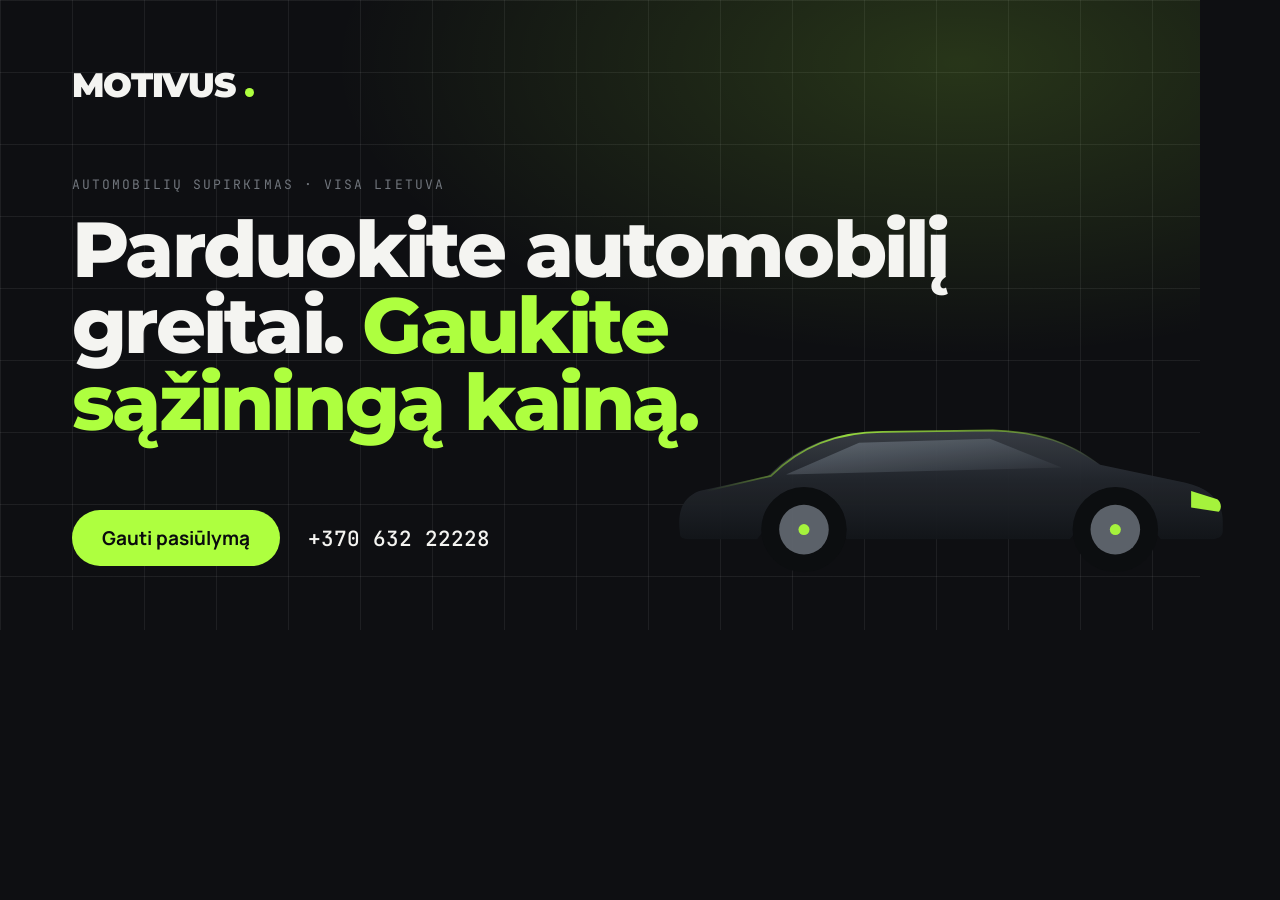
<file: tools/og-source.html>
<!doctype html><html><head><meta charset="utf-8">
<link href="https://fonts.googleapis.com/css2?family=Montserrat:wght@700;800;900&family=JetBrains+Mono:wght@500&family=Manrope:wght@500;600&display=swap" rel="stylesheet">
<style>
*{margin:0;padding:0;box-sizing:border-box}
body{width:1200px;height:630px;background:#0e0f12;color:#f4f4f1;font-family:Manrope,sans-serif;overflow:hidden;position:relative}
.grid{position:absolute;inset:0;background-image:linear-gradient(to right,rgba(244,244,241,.07) 1px,transparent 1px),linear-gradient(to bottom,rgba(244,244,241,.07) 1px,transparent 1px);background-size:72px 72px}
.glow{position:absolute;inset:0;background:radial-gradient(90% 80% at 80% 10%,rgba(174,255,63,.16),transparent 58%)}
.wrap{position:relative;padding:64px 72px;height:100%;display:flex;flex-direction:column;justify-content:space-between}
.logo{font-family:Montserrat;font-weight:900;font-size:34px;letter-spacing:-.03em;display:flex;align-items:baseline;gap:10px}
.dot{width:9px;height:9px;border-radius:50%;background:#aeff3f}
h1{font-family:Montserrat;font-weight:800;font-size:78px;line-height:.98;letter-spacing:-.035em;max-width:17ch}
.lime{color:#aeff3f}
.row{display:flex;align-items:center;gap:28px}
.tag{font-family:"JetBrains Mono",monospace;font-size:13px;letter-spacing:.16em;text-transform:uppercase;color:#70757c}
.pill{background:#aeff3f;color:#0a0b0d;font-weight:700;font-size:19px;padding:15px 30px;border-radius:999px}
.phone{font-family:"JetBrains Mono",monospace;font-size:21px;font-weight:500}
svg{position:absolute;right:-60px;bottom:40px;width:620px;opacity:.95}
</style></head><body>
<div class="grid"></div><div class="glow"></div>
<svg viewBox="0 0 900 340"><defs>
<linearGradient id="b" x1="0" y1="0" x2="0" y2="1"><stop offset="0%" stop-color="#3a3f47"/><stop offset="46%" stop-color="#23272d"/><stop offset="100%" stop-color="#13161a"/></linearGradient>
<linearGradient id="s" x1="0" y1="0" x2="1" y2="0"><stop offset="0%" stop-color="#aeff3f" stop-opacity="0"/><stop offset="35%" stop-color="#aeff3f" stop-opacity=".85"/><stop offset="78%" stop-color="#aeff3f" stop-opacity=".5"/><stop offset="100%" stop-color="#aeff3f" stop-opacity="0"/></linearGradient>
<linearGradient id="g" x1="0" y1="0" x2="1" y2="1"><stop offset="0%" stop-color="#8e9aa6" stop-opacity=".55"/><stop offset="100%" stop-color="#2a2f36" stop-opacity=".6"/></linearGradient></defs>
<path d="M58 258 C54 228 60 206 86 196 L186 174 C232 128 288 108 352 110 L512 108 C582 110 626 126 668 158 L792 184 C828 192 846 212 846 240 L846 254 C846 262 840 266 828 266 L756 266 Q690 176 624 266 L300 266 Q235 176 170 266 L74 266 C62 266 58 264 58 258 Z" fill="url(#b)"/>
<path d="M96 196 L190 174 C234 130 290 110 352 110 L512 108 C580 110 624 126 666 157" fill="none" stroke="url(#s)" stroke-width="2.5"/>
<path d="M318 126 L508 120 L612 162 L212 172 Z" fill="url(#g)"/>
<path d="M800 196 L838 208 C844 212 845 222 840 226 L800 220 Z" fill="#aeff3f"/>
<g><circle cx="238" cy="252" r="62" fill="#0c0e10"/><circle cx="238" cy="252" r="36" fill="#60666e"/><circle cx="238" cy="252" r="8" fill="#aeff3f"/></g>
<g><circle cx="690" cy="252" r="62" fill="#0c0e10"/><circle cx="690" cy="252" r="36" fill="#60666e"/><circle cx="690" cy="252" r="8" fill="#aeff3f"/></g>
</svg>
<div class="wrap">
  <div class="logo">MOTIVUS<span class="dot"></span></div>
  <div>
    <div class="tag">Automobilių supirkimas · Visa Lietuva</div>
    <h1 style="margin-top:18px">Parduokite automobilį greitai. <span class="lime">Gaukite sąžiningą kainą.</span></h1>
  </div>
  <div class="row"><span class="pill">Gauti pasiūlymą</span><span class="phone">+370 632 22228</span></div>
</div>
</body></html>
</file>
